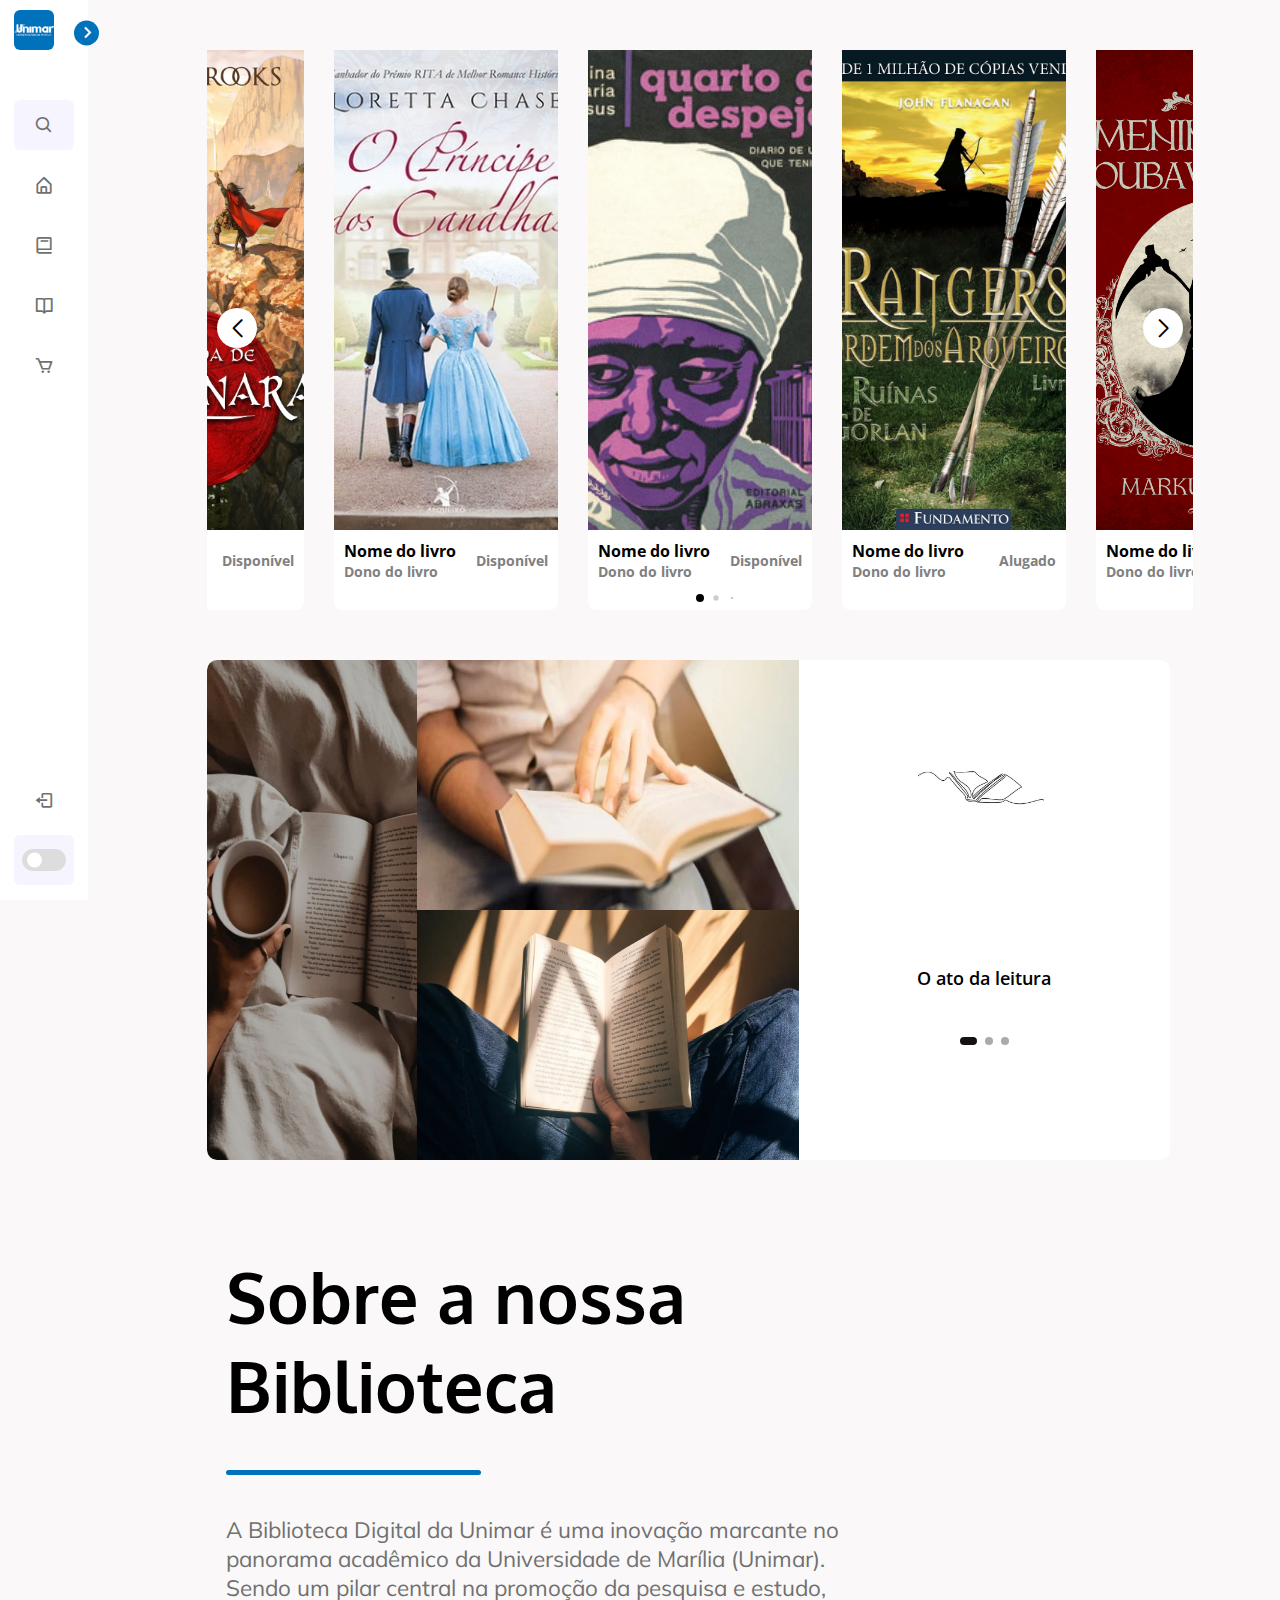
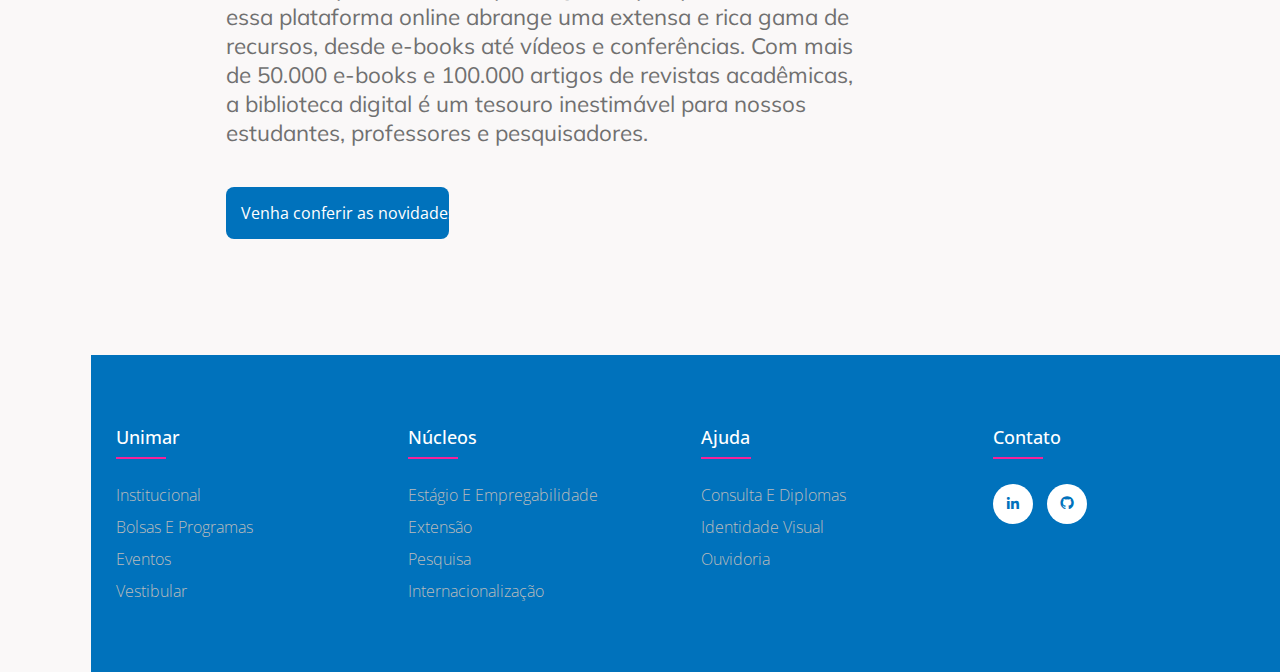
<file: unimar/firstpage.html>
<!DOCTYPE html>
<html lang="pt-br">
<head>
    <meta charset="UTF-8">
    <meta http-equiv="X-UA-Compatible" content="IE=edge">
    <meta name="viewport" content="width=device-width, initial-scale=1.0">

    <link rel="stylesheet" href="css/firstpage.css">

    <link rel="stylesheet" href="https://unpkg.com/boxicons@2.1.1/css/boxicons.min.css">

    <!-- CSS do Swiper -->
    <link rel="stylesheet" href="css/cdn.jsdelivr.net_npm_swiper@10.2.0_swiper-bundle.min.css ">

    <title>Biblioteca Digital - Início</title>
</head>
<body>
    <nav class="sidebar close">
        <header>
            <div class="image-text">
                <span class="image-logo">
                    <img src="img/unilogo.png" alt="Logo">
                </span>
                <div class="text header-text">
                    <span class="name">
                        Unimar
                    </span>
                    <span class="profession">Biblioteca Digital</span>
                </div>
            </div>

            <i class="bx bx-chevron-right toggle"></i>
        </header>

        <div class="menu-bar">
            <div class="menu">

                <li class="search-box">
                    
                        <i class="bx bx-search icon"></i>
                        <input type="text" placeholder="Pesquise...">
                  
                </li>

                <ul class="menu-links">
                    <li class="nav-link">
                        <a href="firstpage.html">
                            <i class="bx bx-home-alt icon"></i>
                            <span class="text nav-text">Início</span>
                        </a>
                    </li>

                    <li class="nav-link">
                        <a href="#">
                            <i class="bx bx-book icon"></i>
                            <span class="text nav-text">Meus Livros</span>
                        </a>
                    </li>

                    <li class="nav-link">
                        <a href="novidades.html">
                            <i class="bx bx-book-open icon"></i>
                            <span class="text nav-text">Novidades</span>
                        </a>
                    </li>

                    <li class="nav-link">
                        <a href="#">
                            <i class="bx bx-cart icon"></i>
                            <span class="text nav-text">Carrinho</span>
                        </a>
                    </li>

                </ul>
            </div>

            <div class="bottom-content">
                <li class="">
                    <a href="index.html">
                        <i class="bx bx-log-out icon"></i>
                        <span class="text nav-text">Sair</span>
                    </a>
                </li>

                <li class="mode">
                    <div class="moon-sun">
                        <i class="bx bx-moon icon moon"></i>
                        <i class="bx bx-sun icon sun"></i>
                    </div>
                    <span class="mode-text text">Modo Escuro</span>

                    <div class="toggle-switch">
                        <span class="switch">

                        </span>
                    </div>
                </li>
            </div>
        </div>
    </nav>

   
        <style>

    .swiper-slide {
      text-align: center;
      font-size: 18px;
      background: rgb(255, 255, 255);
      display: flex;
      flex-direction: column;

      align-items: center;
      border-radius: 0  0 8px 8px;
    }

    .swiper-slide img {
      width: 100%;
      display: block;
      height: 480px;
      object-fit: cover;
    }

    .swiper {
      width: 85%;
      height: 560px;
      margin: 20px auto;
    }

    .swiper-navBtn {
      color: black;
      height: 40px;
      width: 40px;
      background: white;
      border-radius: 50%;
    }

    .swiper-navBtn::before, 
    .swiper-navBtn::after {
      font-size: 18px;
      font-weight: 700;
    }

    .swiper-pagination-bullet {
      background-color: #000;
    }

    .swiper h1 {
      font-size: 1rem;
    }

    .swiper h2 {
      font-size: 0.9rem;
      color: gray;
      text-align: start;
    }

    .detail-box {
      width: 100%;
      display: flex;
      justify-content: space-between;
      padding: 10px 10px;
      align-items: center;
      box-sizing: border-box;
    }

    .type {
      display: flex;
      flex-direction: column;
    }

    .type a {
      color: #222222;
      margin: 5px 0;
      font-weight: 700;
      letter-spacing: 0.5px;
      padding-right: 8px;
      text-decoration: none;
    }


    .overlay {
      position: absolute;
      left: 50%;
      top: 50%;
      transform: translate(-50%, -50%);
      width: 100%;
      height: 100%;
      display: flex;
      justify-content: center;

      align-items: center;
    }

    .buy-btn {
      width: 160px;
      height: 40px;
      justify-content: center;
      align-items: center;
      display: flex;
      background-color: #ffffff;
      color: #003264;
      font-weight: 700;
      letter-spacing: 1px;
      text-decoration: none;
      border-radius: 20px;
      box-shadow: 2px 2px 30px rgba(0, 0, 0, 0.2);
    }

    .buy-btn:hover {
      color: #ffffff;
      background-color: #f15fa3;
      transition: all ease 0.3s;
    }

    .overlay {
      visibility: hidden;
    }

    .swiper-slide:hover .overlay {
      visibility: visible;
    }
  </style>
<section class="home">
  <!-- Swiper -->

  <div class="container-dois">
  <div #swiperRef="" class="swiper mySwiper">
    <div class="swiper-wrapper">
      <div class="swiper-slide">
        <img src="img/books-names/book-name1.webp" class="img-slider" alt="">
        <div class="overlay">
          <a href="#" class="buy-btn">Mais info</a>
        </div>
        <div class="detail-box">
          <div class="type">
            <h1>Nome do livro</h1>
            <h2>Dono do livro</h2> 

            
          </div>
          <h2>Disponível</h2>
        </div>
      </div>

      <div class="swiper-slide">
        <img src="img/books-names/book-name2.jfif" alt="">
         <div class="overlay">
          <a href="#" class="buy-btn">Mais info</a>
        </div>
        <div class="detail-box">
          <div class="type">
            <h1>Nome do livro</h1>
            <h2>Dono do livro</h2> 

            
          </div>
          <h2>Alugado</h2>
        </div>
      </div>

      <div class="swiper-slide">
        <img src="img/books-names/book-name3.jpg" alt="">
         <div class="overlay">
          <a href="#" class="buy-btn">Mais info</a>
        </div>
        <div class="detail-box">
          <div class="type">
            <h1>Nome do livro</h1>
            <h2>Dono do livro</h2> 

            
          </div>
          <h2>Disponível</h2>
        </div>
      </div>

      <div class="swiper-slide">
        <img src="img/books-names/book-name5.jpg" alt="">
         <div class="overlay">
          <a href="#" class="buy-btn">Mais info</a>
        </div>
        <div class="detail-box">
          <div class="type">
            <h1>Nome do livro</h1>
            <h2>Dono do livro</h2> 

            
          </div>
          <h2>Disponível</h2>
        </div>
      </div>

      <div class="swiper-slide">
        <img src="img/books-names/book-name6.jpg" alt="">
         <div class="overlay">
          <a href="#" class="buy-btn">Mais info</a>
        </div>
        <div class="detail-box">
          <div class="type">
            <h1>Nome do livro</h1>
            <h2>Dono do livro</h2> 

            
          </div>
          <h2>Disponível</h2>
        </div>
      </div>

      <div class="swiper-slide">
        <img src="img/books-names/book-name7.jpg" alt="">
         <div class="overlay">
          <a href="#" class="buy-btn">Mais info</a>
        </div>
        <div class="detail-box">
          <div class="type">
            <h1>Nome do livro</h1>
            <h2>Dono do livro</h2> 

            
          </div>
          <h2>Disponível</h2>
        </div>
      </div>

      <div class="swiper-slide">
        <img src="img/books-names/book-name8.jpg" alt="">
         <div class="overlay">
          <a href="#" class="buy-btn">Mais info</a>
        </div>
        <div class="detail-box">
          <div class="type">
            <h1>Nome do livro</h1>
            <h2>Dono do livro</h2> 

            
          </div>
          <h2>Disponível</h2>
        </div>
      </div>

      <div class="swiper-slide">
        <img src="img/books-names/book-name9.jfif" alt="">
         <div class="overlay">
          <a href="#" class="buy-btn">Mais info</a>
        </div>
        <div class="detail-box">
          <div class="type">
            <h1>Nome do livro</h1>
            <h2>Dono do livro</h2> 

            
          </div>
          <h2>Disponível</h2>
        </div>
      </div>

    </div>

    <div class="swiper-button-next swiper-navBtn"></div>
    <div class="swiper-button-prev swiper-navBtn"></div>
    <div class="swiper-pagination"></div>
  </div>
  </div>



  <!-- Swiper JS -->
  <script src="https://cdn.jsdelivr.net/npm/swiper@10/swiper-bundle.min.js"></script>

  <!-- Initialize Swiper -->
  <script>
    var swiper = new Swiper(".mySwiper", {
      slidesPerView: 4,
      centeredSlides: true,
      spaceBetween: 30,
      grabCursor: "true",
      fade: "true",
      loop: "true",
      pagination: {
        el: ".swiper-pagination",
        clickable: true,
        dynamicBullets: true,
      },
      navigation: {
        nextEl: ".swiper-button-next",
        prevEl: ".swiper-button-prev",
      },

      breakpoints: {
        0: {
          slidesPerView: 1,
        },
        520: {
          slidesPerView: 2,
        },
        768: {
          slidesPerView: 3,
        },
        1000: {
          slidesPerView: 4,
        },
      }
    });


  </script>
<center>
  <div class="box">
    <div class="inner-box">
      <div class="forms-wrap">
       <img src="img/banner-pessoas-lendo.png" alt="">
      </div>

      <div class="carousel">
        <div class="images-wrapper">
          <img src="img/booktransition1.jpg" class="image img-1 show" alt="">
          <img src="img/booktransition2.jpg" class="image img-2" alt="">
          <img src="img/booktransition3.jpg" class="image img-3" alt="">
        </div>

        <div class="text-slider">
          <div class="text-wrap">
            <div class="text-group">
              <h2>O ato da leitura</h2>
              <h2>se bem desenvolvido</h2>
              <h2>torna-se um hábito.</h2>
            </div>
          </div>

          <div class="bullets-carousel">
            <span class="active" data-value="1"></span>
            <span data-value="2"></span>
            <span data-value="3"></span>
          </div>
        </div>
      </div>
    </div>
  </div>
  </center>

  <br>

  <div class="about-us">
    <h1 class="h1-about-us">Sobre a nossa Biblioteca</h1>

    <hr size="7%"  class="hr-about-us">

    <p class="text-about-us">A Biblioteca Digital da Unimar é uma inovação marcante no panorama acadêmico da Universidade de Marília (Unimar). Sendo
    um pilar central na promoção da pesquisa e estudo, essa plataforma online abrange uma extensa e rica gama de recursos,
    desde e-books até vídeos e conferências. Com mais de 50.000 e-books e 100.000 artigos de revistas acadêmicas, a biblioteca digital é um tesouro inestimável para
    nossos estudantes, professores e pesquisadores.</p>

    <div>
      <a href="novidades.html"><input type="submit" value="Venha conferir as novidades" class="inpt-about-us"></input></a>
    </div>
  </div>



  <footer class="footer">
    <div class="footer-container">
      <div class="row">

        <div class="footer-col">
          <h4>Unimar</h4>
          <ul>
            <li><a href="#">Institucional</a></li>
            <li><a href="#">Bolsas e Programas</a></li>
            <li><a href="#">Eventos</a></li>
            <li><a href="#">Vestibular</a></li>
          </ul>
        </div>

        <div class="footer-col">
          <h4>Núcleos</h4>
          <ul>
            <li><a href="#">Estágio e Empregabilidade</a></li>
            <li><a href="#">Extensão</a></li>
            <li><a href="#">Pesquisa</a></li>
            <li><a href="#">Internacionalização</a></li>
          </ul>
        </div>

        <div class="footer-col">
          <h4>Ajuda</h4>
          <ul>
            <li><a href="#">Consulta e Diplomas</a></li>
            <li><a href="#">Identidade Visual</a></li>
            <li><a href="#">Ouvidoria</a></li>
          </ul>
        </div>

        <div class="footer-col">
          <h4>Contato</h4>
          <ul>
           <div class="social-links">
             <a href="#"><i class='bx bxl-linkedin'></i></i></a>
            <a href="#"><i class='bx bxl-github'></i></i></a>
           </div>
          </ul>
        </div>

        
      </div>
    </div>
  </footer>
  
  </section>


    
    <script src="js/sidebar.js"></script>
</body>
</html>
</file>
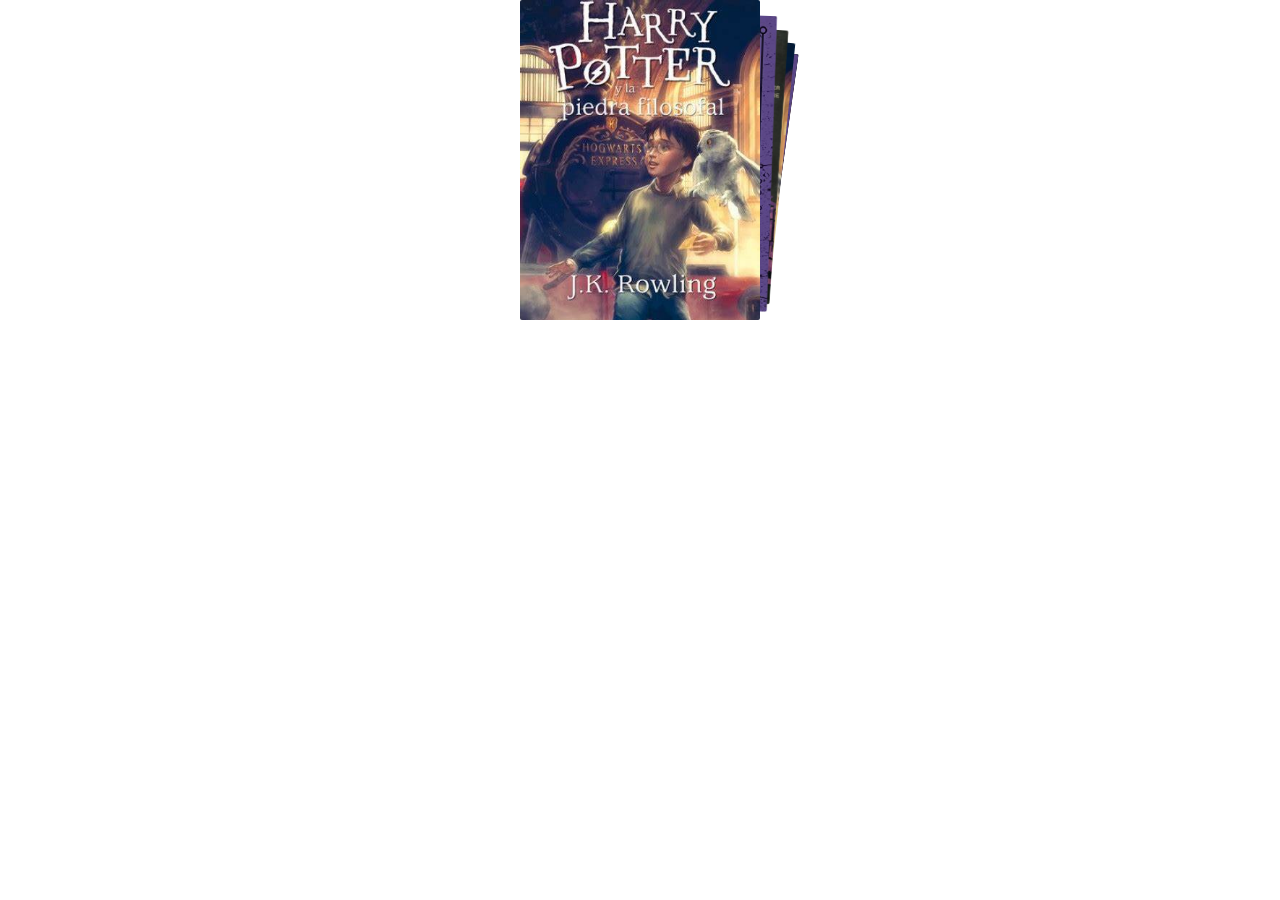
<file: unimar/mybooks.html>
<!DOCTYPE html>
<html lang="pt-br">
<head>
    <meta charset="UTF-8">
    <meta name="viewport" content="width=device-width, initial-scale=1.0">

        <!-- CSS do Swiper -->
        <link rel="stylesheet" href="css/cdn.jsdelivr.net_npm_swiper@10.2.0_swiper-bundle.min.css ">
    <title>Biblioteca Digital - Meus Livros</title>
</head>
<body>
    <style>
        html,
        body {
          position: relative;
          height: 100%;
        }
    
        body {
          background: #eee;
          font-family: Helvetica Neue, Helvetica, Arial, sans-serif;
          font-size: 14px;
          color: #000;
          margin: 0;
          padding: 0;
        }
    
        body {
          background: #fff;
          font-family: Helvetica Neue, Helvetica, Arial, sans-serif;
          font-size: 14px;
          color: #000;
          margin: 0;
          padding: 0;
        }
    
        html,
        body {
          position: relative;
          height: 100%;
        }
    

    
        .swiper {
          width: 240px;
          height: 320px;
        }
    
        .swiper-slide {
          display: flex;
          border-radius: 2px;
          font-size: 22px;
          font-weight: bold;
          color: #fff;
        }
    
        .swiper-slide:nth-child(1n) {
          background-image: url(../unimar/img/books-names/book-name4.jfif);
          background-size: cover;
        }
    
        .swiper-slide:nth-child(2n) {
            background-image: url(../unimar/img/books-names/book-name5.jpg);
            background-size: cover;
        }
    
        .swiper-slide:nth-child(3n) {
            background-image: url(../unimar/img/books-names/book-name1.webp);
            background-size: cover;
        }
    
        .swiper-slide:nth-child(4n) {
            background-image: url(../unimar/img/books-names/book-name4.jfif);
            background-size: cover;
        }
    
        .swiper-slide:nth-child(5n) {
            background-image: url(../unimar/img/books-names/book-name5.jpg);
            background-size: cover;
        }
    
        .swiper-slide:nth-child(6n) {
            background-image: url(../unimar/img/books-names/book-name1.webp);
            background-size: cover;
        }
    
        .swiper-slide:nth-child(7n) {
            background-image: url(../unimar/img/books-names/book-name4.jfif);
            background-size: cover;
        }
    
        .swiper-slide:nth-child(8n) {
            background-image: url(../unimar/img/books-names/book-name5.jpg);
            background-size: cover;
        }
    
        .swiper-slide:nth-child(9n) {
            background-image: url(../unimar/img/books-names/book-name1.webp);
            background-size: cover;
        }
    
        .swiper-slide:nth-child(10n) {
            background-image: url(../unimar/img/books-names/book-name4.jfif);
            background-size: cover;
        }
      </style>
    </head>
    
    <body>
      <!-- Swiper -->
    
      <div class="swiper mySwiper">
        <div class="swiper-wrapper">
          <div class="swiper-slide"></div>
          <div class="swiper-slide"></div>
          <div class="swiper-slide"></div>
          <div class="swiper-slide"></div>
          <div class="swiper-slide"></div>
          <div class="swiper-slide"></div>
          <div class="swiper-slide"></div>
          <div class="swiper-slide"></div>
          <div class="swiper-slide"></div>
        </div>
      </div>
    
      <!-- Swiper JS -->
      <script src="https://cdn.jsdelivr.net/npm/swiper@10/swiper-bundle.min.js"></script>
    
      <!-- Initialize Swiper -->
      <script>
        var swiper = new Swiper(".mySwiper", {
          effect: "cards",
          grabCursor: true,
        });
      </script>
</body>
</html>
</file>
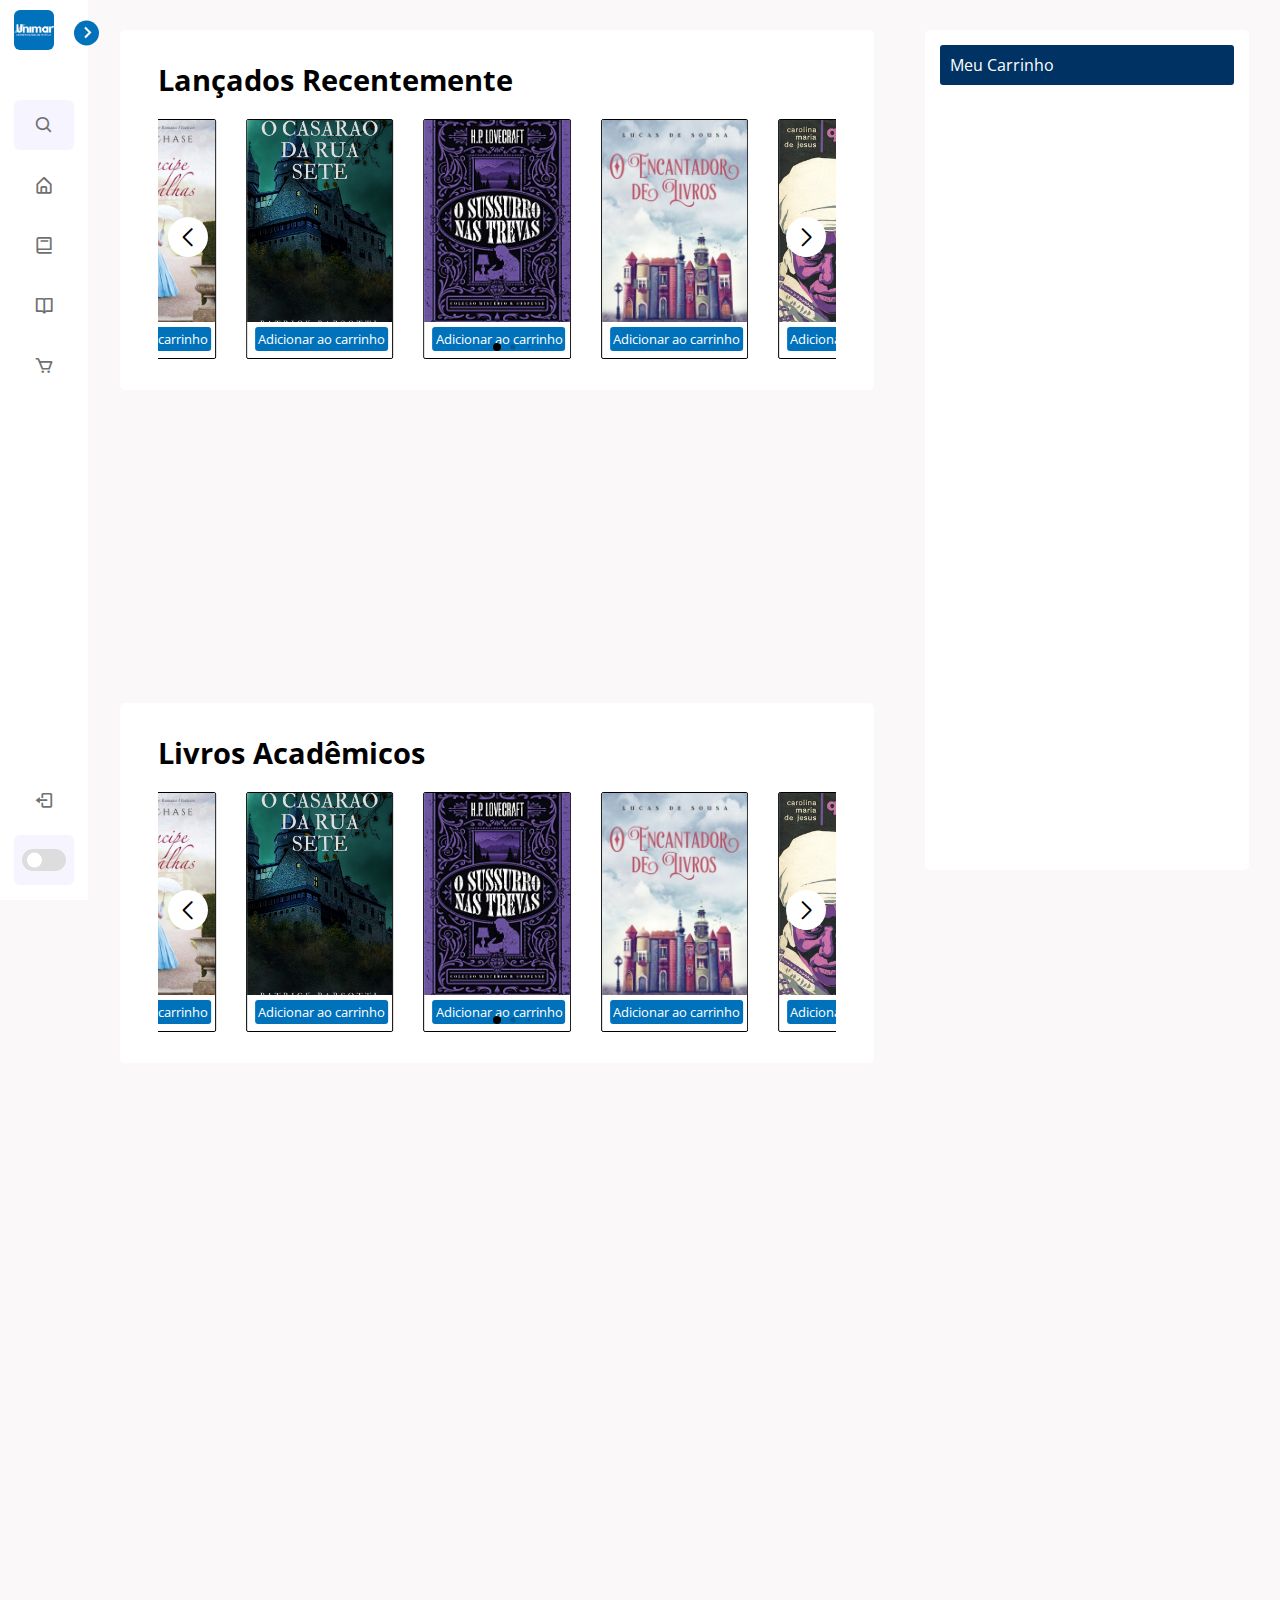
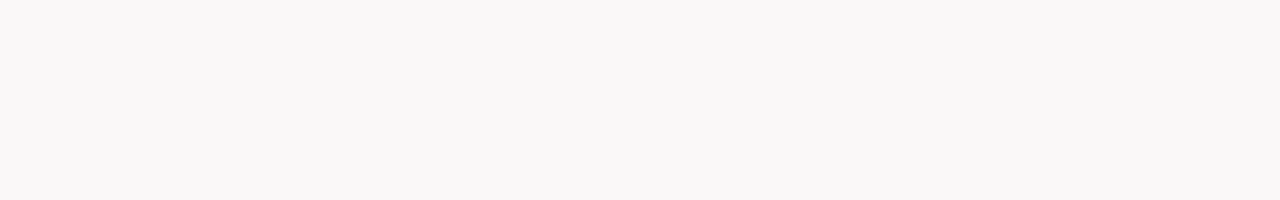
<file: unimar/novidades.html>
<!DOCTYPE html>
<html lang="pt-br">

<head>
  <meta charset="UTF-8">
  <meta name="viewport" content="width=device-width, initial-scale=1.0">
  <title>Biblioteca Digital - Novidades</title>

  <link rel="stylesheet" href="css/firstpage.css">
  <link rel="stylesheet" href="css/novidades.css">

  <link rel="stylesheet" href="https://unpkg.com/boxicons@2.1.1/css/boxicons.min.css">

  <!-- CSS do Swiper -->
  <link rel="stylesheet" href="css/cdn.jsdelivr.net_npm_swiper@10.2.0_swiper-bundle.min.css ">
</head>

<body>
  <nav class="sidebar close">
    <header>
        <div class="image-text">
            <span class="image-logo">
                <img src="img/unilogo.png" alt="Logo">
            </span>
            <div class="text header-text">
                <span class="name">
                    Unimar
                </span>
                <span class="profession">Biblioteca Digital</span>
            </div>
        </div>

        <i class="bx bx-chevron-right toggle"></i>
    </header>

    <div class="menu-bar">
        <div class="menu">

            <li class="search-box">
                
                    <i class="bx bx-search icon"></i>
                    <input type="text" placeholder="Pesquise...">
              
            </li>

            <ul class="menu-links">
                <li class="nav-link">
                    <a href="firstpage.html">
                        <i class="bx bx-home-alt icon"></i>
                        <span class="text nav-text">Início</span>
                    </a>
                </li>

                <li class="nav-link">
                    <a href="#">
                        <i class="bx bx-book icon"></i>
                        <span class="text nav-text">Meus Livros</span>
                    </a>
                </li>

                <li class="nav-link">
                    <a href="novidades.html">
                        <i class="bx bx-book-open icon"></i>
                        <span class="text nav-text">Novidades</span>
                    </a>
                </li>

                <li class="nav-link">
                    <a href="#">
                        <i class="bx bx-cart icon"></i>
                        <span class="text nav-text">Carrinho</span>
                    </a>
                </li>

            </ul>
        </div>

        <div class="bottom-content">
            <li class="">
                <a href="index.html">
                    <i class="bx bx-log-out icon"></i>
                    <span class="text nav-text">Sair</span>
                </a>
            </li>

            <li class="mode">
                <div class="moon-sun">
                    <i class="bx bx-moon icon moon"></i>
                    <i class="bx bx-sun icon sun"></i>
                </div>
                <span class="mode-text text">Modo Escuro</span>

                <div class="toggle-switch">
                    <span class="switch">

                    </span>
                </div>
            </li>
        </div>
    </div>
</nav>

  <style>
    .swiper {
      width: 90%;
      height: 240px;
      margin: 20px auto;

    }


    .swiper-navBtn {
      color: black;
      height: 40px;
      width: 40px;
      background: white;
      border-radius: 50%;
    }

    .swiper-navBtn::before,
    .swiper-navBtn::after {
      font-size: 18px;
      font-weight: 700;
    }

    .swiper-pagination-bullet {
      background-color: #000;
    }

    .swiper h1 {
      font-size: 1rem;
    }

    .swiper h2 {
      font-size: 0.9rem;
      color: gray;
      text-align: start;
    }

  </style>



  <section class="home">
    <div class="container-dois">
    </div>



    
    <div class="container-tres">
      <div id="root"></div>

      <div class="sidebar-cart">
        <div class="head">
          <p>Meu Carrinho</p>
        </div>
        <div class="cart-content" id="cartContent">

        </div>
      </div>
    </div>



    



    <script src="https://cdn.jsdelivr.net/npm/swiper@10/swiper-bundle.min.js"></script>
  </section>
  
  <section class="home">
     <div class="container-quatro"></div>
  </section>
  
 




  <script src="js/sidebar.js"></script>
  <script src="js/addtocart.js"></script>
</body>

</html>
</file>
<file: unimar/css/firstpage.css>
@import url('https://fonts.googleapis.com/css2?family=Open+Sans&family=Qwitcher+Grypen:wght@700&family=Ubuntu:wght@300&display=swap');
@import url('https://fonts.googleapis.com/css2?family=Oxygen&display=swap');
@import url('https://fonts.googleapis.com/css2?family=Mulish:wght@200&display=swap');


*{
    padding: 0;
    margin: 0;
    box-sizing: border-box;
    font-family: 'Open Sans', sans-serif;
}

:root {
    /* cores */
    --body-color: #faf8f8;
    --sidebar-color: #fff;
    --primary-color: #0072bc;
    --primary-color-light: #f6f5ff;
    --toggle-color: #DDD;
    --text-color: #707070;
    --black: #000;
}

body {
    height: 100vh;
    background: var(--body-color);
    transition: all 0.5s ease;
}

body.dark {
    --body-color: #18191A;
    --sidebar-color: #242526;
    --primary-color: #34383C;
    --primary-color-light: #34383C;
    --toggle-color: #FFF;
    --text-color: #ccc;
    --black: #fff;
}

/* =========================== */
.sidebar {
    position: fixed;
    top: 0;
    left: 0;
    height: 100%;
    width: 250px;
    padding: 10px 14px;
    background: var(--sidebar-color);
    transition: all 0.5s ease;
    z-index: 100;
}

.sidebar.close {
    width: 88px;
}

.sidebar .text {
    font-size: 16px;
    font-weight: 500;
    color: var(--text-color);
    transition: all 0.3s ease;
    white-space: nowrap;
    opacity: 1;
}

.sidebar.close .text{
    opacity: 0;
}

.sidebar .image{
    min-width: 60px;
    display: flex;
    align-items: center;
    justify-content: center;
}


.sidebar li {
    height: 50px;
    margin-top: 10px;
    list-style: none;
    display: flex;
    align-items: center;
}

.sidebar li .icon {
    display: flex;
    align-items: center;
    justify-content: center;
    min-width: 60px;
    font-size: 20px;
}

.sidebar li .icon,
.sidebar li .text {
    color: var(--text-color);
    transition: all 0.2s ease;
}

.sidebar header {
    position: relative;
}

.sidebar .image-text img{
    width: 40px;
    border-radius: 6px;
}

.sidebar header .image-text {
    display: flex;
    align-items: center;
}

header .image-text .header-text {
    display: flex;
    flex-direction: column;
}

.header-text .name {
    font-weight: 600;
    margin-left: 10px;
}

.header-text .profession {
    margin-top: -2px;
    margin-left: 10px;
}

.sidebar header .toggle {
    position: absolute;
    top: 50%;
    right: -25px;
    transform: translateY(-50%) rotate(180deg);
    height: 25px;
    width: 25px;
    background: var(--primary-color);
    display: flex;
    align-items: center;
    justify-content: center;
    border-radius: 50%;
    color: var(--sidebar-color);
    font-size: 24px;
    transition: all 0.3s ease;
}

.sidebar.close header .toggle {
    transform: translateY(-50%);
}

body.dark .sidebar header .toggle {
    color: var(--text-color);
}

.sidebar .menu {
    margin-top: 35px;
}

.sidebar .search-box {
    background: var(--primary-color-light);
    border-radius: 6px;
    transition: all 0.5s ease;
}

.search-box input {
    height: 100%;
    width: 100%;
    outline: none;
    border: none;
    border-radius: 6px;
    font-size: 16px;
    font-weight: 500;
    background: var(--primary-color-light);
    color: var(--text-color);
}

.sidebar li a {
    height: 100%;
    width: 100%;
    display: flex;
    align-items: center;
    text-decoration: none;
    border-radius: 6px;
    transition: all 0.4s ease;
}

.sidebar li a:hover {
    background: var(--primary-color);
}

.sidebar li a:hover .icon,
.sidebar li a:hover .text {
    color: white;
}

body.dark .sidebar li a:hover .icon,
body.dark .sidebar li a:hover .text {
    color: var(--text-color);
}
.sidebar .menu-bar {
    height: calc(100% - 50px);
    display: flex;
    flex-direction: column;
    justify-content: space-between;
}

.menu-bar .mode {
    position: relative;
    border-radius: 6px;
    background: var(--primary-color-light);
}

.menu-bar .mode .moon-sun {
    height: 50px;
    width: 60px;
    display: flex;
    align-items: center;
}

.menu-bar .mode i {
    position: absolute;
    transition: all 0.3s ease;
}

.menu-bar .mode i.sun{
    opacity: 0;
}

body.dark .menu-bar .mode i.sun {
    opacity: 1;
}

body.dark .menu-bar .mode i.moon {
    opacity: 0;
}

.menu-bar .mode .toggle-switch {
    position: absolute;
    right: 0;
    display: flex;
    align-items: center;
    justify-content: center;
    height: 100%;
    min-width: 60px;
    cursor: pointer;
    border-radius: 6px;
    background: var(--primary-color-light);
    transition: all 0.5s ease;
}

.toggle-switch .switch {
    position: relative;
    height: 22px;
    width: 44px;
    border-radius: 25px;
    background: var(--toggle-color);
}

.switch::before {
    content: '';
    position: absolute;
    height: 15px;
    width: 15px;
    border-radius: 50%;
    top: 50%;
    left: 5px;
    transform: translateY(-50%);
    background: var(--sidebar-color);
    transition: all 0.3s ease;
}

body.dark .switch::before {
    left: 24px;
}



.home {
    position: relative;
    left: 250px;
    height: 100vh;
    width: calc(100% - 120px);
    background: var(--body-color);
    transition: all 0.5s ease;
}

.home .text {
    font-size: 16px;
    font-weight: 500;
    color: black;
    padding: 8px 40px;
}

.sidebar.close ~ .home {
    left: 120px;
    width: calc(100% - 120px);
}

.home {
    position: relative;
    min-height: 100vh;
}

.container-dois {
    max-width: 1700px;
    width: 100%;
    padding: 30px 0;

}

.box {
    position: relative;
    max-width: 85%;
    height: 500px;
    background-color: transparent;
    width: 100%;
}

.inner-box {
    position: absolute;
    width: 100%;
    height: 100%;
    top: 50%;
    left: 50%;
    transform: translate(-50%, -50%);
}

.forms-wrap {
    position: absolute;
    height: 100%;
    width: 60%;
    top: 0;
    left: 0;
    border-radius: 10px 0 0  10px;
   
    background-size: 880px;
}

.forms-wrap img {
    width: 100%;
    height: 500px;
    border-radius: 10px 0 0  10px;
    background-size: cover;
    background: no-repeat;
}

.carousel {
    position: absolute;
    height: 100%;
    width: 37.7%;
    left: 60%;
    top: 0;
    display: grid;
    grid-template-rows: auto 1fr;
    padding-bottom: 2rem;
    border-radius:  0 10px 10px 0 ;
    overflow: hidden;
    transition:  0.8s ease-in-out;
    padding-top: 4rem;
    background-color: #fff;
}

.images-wrapper {
    display: grid;
    grid-template-columns: 1fr;
    grid-template-rows: 1fr;
    padding-left: 32%;
}


.image {
    width: 50%;
    grid-column: 1/2;
    grid-row: 1/2;
    opacity: 0;
    transition: opacity 0.3s, transform 0.5s;
}

.img-1 {
    transform: translate(0, -50px);
}

.img-2 {
    transform: scale(0.4, 0.5);
}

.img-3 {
    transform: scale(0.3) rotate(-20deg);
}

.image.show {
    opacity: 1;
    transform: none;
}

.text-slider {
    display: flex;
    align-items: center;
    justify-content: center;
    flex-direction: column;
}

.text-wrap {
    max-height: 2.2rem;
    overflow: hidden;
    margin-bottom: 2.5rem;
}

.text-group{
    display: flex;
    flex-direction: column;
    text-align: center;
    transform: translateY(0);
    transition: 0.5s;
}

.text-group h2{
   line-height: 2.2rem;
   font-weight: 600;
   font-size: 1.1rem;
}


.bullets-carousel {
    display: flex;
    align-items: center;
    justify-content: center;

}

.bullets-carousel span {
    display: block;
    width: 0.5rem;
    height: .5rem;
    background-color: #aaa;
    margin: 0 0.25rem;
    border-radius: 50%;
    cursor: pointer;
    transition: 0.3s;
}

.bullets-carousel span.active {
    width: 1.1rem;
    background-color: #151111;
    border-radius: 1rem;
}

.about-us {
    width: 55%;
    margin-left: 6.6rem;
}

.h1-about-us {
    font-family: 'Oxygen', sans-serif;
    font-size: 4.4rem;
    margin-top: 4.4rem;
    margin-bottom: 2.5rem;
    color: var(--black);
}

.hr-about-us {
    width: 40%;
    background-color: #0072bc;
    margin-bottom: 2.5rem;
    border: none;
    border-radius: 5px;
}

.text-about-us {
    font-family: 'Mulish', sans-serif;
    font-size: 1.4rem;
    color: var(--text-color);
}

.inpt-about-us {
    margin-top: 2.5rem;
    border: none;
    width: 35%;
    padding: 15px;
    font-size: 1rem;
    color: #fff;
    background-color: #0072bc;
    border-radius: 8px;
    cursor: pointer;
}

.inpt-about-us:hover {
    background-color: #0072bc;
    opacity: 0.8;
    transition: all 0.5s ease;
    color: #fff;
}

.footer-container {
    max-width: 1170px;
    margin: auto;
}

.row {
    display: flex;
    flex-wrap: wrap;
}

ul {
    list-style: none;
}

.footer {
    background-color: #0072bc;
    padding: 70px 0;
    margin-left: -2.5%;
    margin-top: 10%;
}

.footer-col {
    width: 25%;
    padding: 0 15px;
}

.footer-col h4 {
    font-size: 18px;
    color: #fff;
    text-transform: capitalize;
    margin-bottom: 35px;
    font-weight: 500;
    position: relative;
}

.footer-col h4::before {
    content: '';
    position: absolute;
    left: 0;
    bottom: -10px;
    background-color:  #F62299;
    height: 2px;
    box-sizing: border-box;
    width: 50px;
}

.footer-col ul li:not(:last-child) {
    margin-bottom: 10px;
}


.footer-col ul li a{
    font-size: 16px;
    text-transform: capitalize;
    color: #fff;
    text-decoration: none;
    font-weight: 300;
    color: #bbb;
    display: block;
    transition: all 0.3s ease;
}

.footer-col ul li a:hover {
    color: #fff;
    padding-left: 8px;
}

.footer-col .social-links a {
    display: inline-block;
    height: 40px;
    width: 40px;
    background-color: #fff;
    margin: 0 10px 10px 0;
    text-align: center;
    line-height: 40px;
    border-radius: 50%;
    color: #0072bc;
    transition: all 0.5s ease;
}

.footer-col .social-links a:hover {
    color: #fff;
    background-color: #F62299;

}

@media (max-width: 850px) {
    .box {
        height: auto;
        max-width: 550px;
        overflow: hidden;
    }

    .inner-box {
        position: static;
        transform: none;
        width: revert;
        height: revert;
        padding: 2rem;
    }

    .forms-wrap {
        position: revert;
        width: 100%;
        height: auto;
    }

    .carousel {
        position: revert;
        height: auto;
        width: 100%;
        padding: 3rem 2rem;
        display: flex;
    }

    .images-wrapper {
        display: none;
    }

    .text-slider {
        width: 100%;
    }

    .footer-col {
        width: 50%;
        margin-bottom: 30px;
    }
}

@media (max-width: 574px) {
    .footer-col {
        width: 100%;

    }
}
</file>
<file: unimar/css/novidades.css>
.welcome-text {
    margin: auto;
    width: 90%;
    font-size: 0.9rem;
}

.container-dois {
    display: block; 
    margin-bottom: 20px;
    max-width: 65%;
    width: 100%;
    padding: 30px 0;
    background-color: white;
    margin-top: 30px;
    max-height: 360px;
    border-radius: 5px;
}

.container-tres {
    display: flex;
    width: 50%;
    margin-bottom: 30px;
}

.container-quatro {
    max-width: 1700px;
    width: 100%;
    display: block; /* ou display: inline-block; */
    max-width: 65%;
    width: 100%;
    padding: 30px 0;
    background-color: white;
    max-height: 360px;
    border-radius: 5px;
    margin-top: -17%;

}

.home {
    display: flex;
}

#root {
    width: 10%;
    display: grid;
    grid-template-columns: repeat(2, 1fr);
    grid-gap: 20px;
}

.sidebar-cart {
    margin-top: 30px;
    width: 80%;
    border-radius: 5px;
    background-color: #fff;
    margin-left: 10px;
    padding: 15px;
    text-align: center;
}

.head {
    background-color: #003264;
    border-radius: 3px;
    height: 40px;
    padding: 10px;
    margin-bottom: 20px;
    color: white;
    display: flex;
    align-items: center;
}


.cart-content {
    padding: 10px;
  }
  

  .cart-item {
    display: flex;
    justify-content: space-between;
    align-items: center;
    margin-bottom: 10px;
    padding: 10px 20px 10px 20px;
    box-shadow: 5px 4px 10px 4px rgba(0, 0, 0, 0.1);
    border-radius: 5px;
    background-color: #fff;
  }
  

  .cart-item-image {
    max-width: 50px;
    border-radius: 2px; 
    margin-right: 10px;
  }
  

  .cart-item-name {
    font-size: 16px;
  }
  
  .cart-item-trash-icon{
    color: #003264;
    font-size: 25px;
    cursor: pointer;
  }

  .swiper-slide {
    background-color: #fff;
    border: #000 solid 1px;
    border-radius: 2px;
  }
</file>
